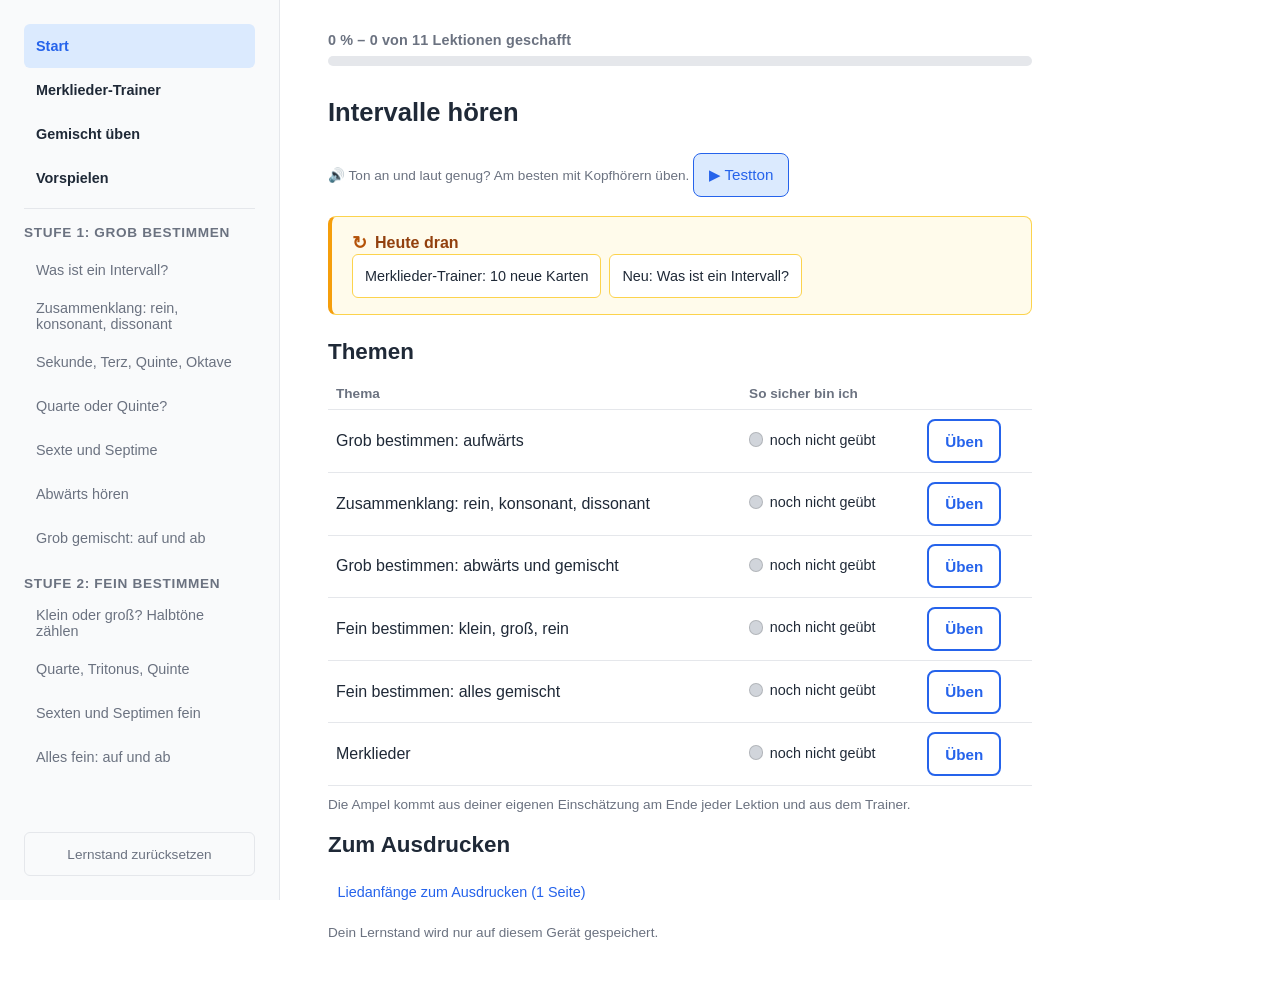
<file: index.html>
<!DOCTYPE html>
<html lang="de">
<head>
  <meta charset="UTF-8">
  <meta name="viewport" content="width=device-width, initial-scale=1.0">
  <title>Intervalle hören</title>
  <link rel="stylesheet" href="css/style.css?v=2">
</head>
<body>
  <button class="menu-toggle" id="menu-toggle" aria-label="Menü">&#9776;</button>
  <aside id="sidebar">
    <div id="nav"></div>
    <button id="reset-progress">Lernstand zurücksetzen</button>
  </aside>
  <main id="content">
    <div id="progress-section">
      <div id="progress-label"></div>
      <div id="progress-bar-container"><div id="progress-bar"></div></div>
    </div>
    <div id="lesson-container"></div>
  </main>
  <script src="js/ka-daten.js?v=2"></script>
  <script src="js/progress.js?v=1"></script>
  <script src="js/exercises.js?v=1"></script>
  <script src="js/ton.js?v=6"></script>
  <script src="js/trainer.js?v=1"></script>
  <script src="js/renderer.js?v=3"></script>
  <script src="js/cards.js?v=2"></script>
  <script src="js/lessons-intervalle.js?v=4"></script>
  <script src="js/vorspielen.js?v=1"></script>
  <script src="js/app.js?v=2"></script>
</body>
</html>
</file>
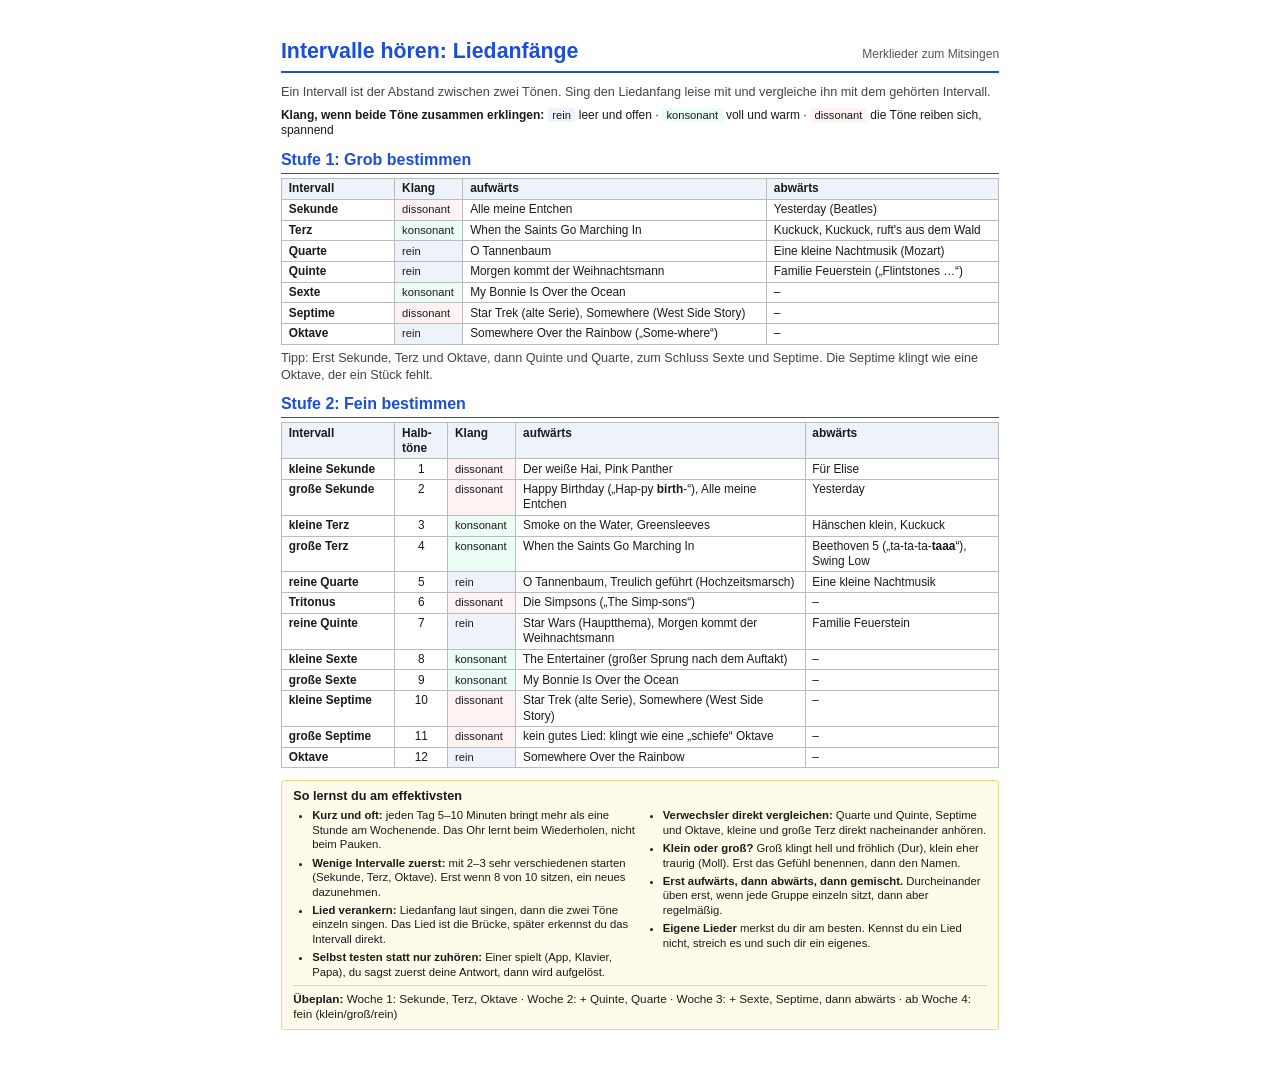
<file: pdf/liedanfaenge.html>
<!DOCTYPE html>
<html lang="de">
<head>
<meta charset="UTF-8">
<meta name="viewport" content="width=device-width, initial-scale=1.0">
<title>Liedanfänge für Intervalle</title>
<style>
  @page { size: A4; margin: 8mm 10mm; }
  * { box-sizing: border-box; }
  body { font-family: "Helvetica Neue", Arial, sans-serif; color: #1a1a1a; font-size: 10pt; line-height: 1.28; margin: 0; }
  .kopf { display: flex; justify-content: space-between; align-items: baseline; border-bottom: 2.5px solid #1d4ed8; padding-bottom: 1.5mm; margin-bottom: 3mm; }
  .kopf h1 { font-size: 16pt; color: #1d4ed8; margin: 0; }
  .kopf .meta { font-size: 9pt; color: #555; }
  h2 { font-size: 12pt; color: #1d4ed8; margin: 3mm 0 1.2mm; border-bottom: 1.2px solid #1d4ed8; padding-bottom: 0.6mm; }
  .intro { font-size: 9.5pt; color: #444; margin: 0 0 2mm; }
  table { width: 100%; border-collapse: collapse; font-size: 8.9pt; }
  th, td { border: 0.6px solid #bbb; padding: 0.6mm 1.8mm; text-align: left; vertical-align: top; }
  th { background: #eef2fb; }
  td:first-child { font-weight: bold; white-space: nowrap; width: 30mm; }
  td.ht { text-align: center; width: 14mm; font-weight: normal; }
  td.k, span.k { font-size: 8.4pt; white-space: nowrap; }
  span.k { padding: 0.2mm 1.2mm; border-radius: 2px; }
  td.k { width: 18mm; }
  .rein { background: #eef2fb; }
  .kons { background: #ecfdf5; }
  .diss { background: #fef2f2; }
  .legende { font-size: 9pt; margin: 0 0 1mm; }
  .tipps { background: #fffbeb; border: 0.6px solid #f1d58a; border-radius: 3px; padding: 2mm 3mm; margin-top: 3mm; font-size: 9.5pt; }
  .tipps ul { margin: 1mm 0 0; padding-left: 5mm; }
  .tipps ul.zwei { column-count: 2; column-gap: 7mm; font-size: 8.5pt; }
  .tipps ul.zwei li { break-inside: avoid; margin-bottom: 1mm; }
  .tipps .plan { margin: 1.5mm 0 0; font-size: 8.8pt; border-top: 0.6px solid #f1d58a; padding-top: 1.5mm; }
  .fuss { margin-top: 3mm; font-size: 7.5pt; color: #999; text-align: center; }
  @media screen { body { max-width: 210mm; margin: 0 auto; padding: 10mm; } }
</style>
</head>
<body>
<div class="kopf"><h1>Intervalle hören: Liedanfänge</h1><div class="meta">Merklieder zum Mitsingen</div></div>
<p class="intro">Ein Intervall ist der Abstand zwischen zwei Tönen. Sing den Liedanfang leise mit und vergleiche ihn mit dem gehörten Intervall.</p>

<p class="legende"><b>Klang, wenn beide Töne zusammen erklingen:</b> <span class="k rein">rein</span> leer und offen · <span class="k kons">konsonant</span> voll und warm · <span class="k diss">dissonant</span> die Töne reiben sich, spannend</p>
<h2>Stufe 1: Grob bestimmen</h2>
<table>
  <tr><th>Intervall</th><th>Klang</th><th>aufwärts</th><th>abwärts</th></tr>
  <tr><td>Sekunde</td><td class="k diss">dissonant</td><td>Alle meine Entchen</td><td>Yesterday (Beatles)</td></tr>
  <tr><td>Terz</td><td class="k kons">konsonant</td><td>When the Saints Go Marching In</td><td>Kuckuck, Kuckuck, ruft's aus dem Wald</td></tr>
  <tr><td>Quarte</td><td class="k rein">rein</td><td>O Tannenbaum</td><td>Eine kleine Nachtmusik (Mozart)</td></tr>
  <tr><td>Quinte</td><td class="k rein">rein</td><td>Morgen kommt der Weihnachtsmann</td><td>Familie Feuerstein („Flintstones …“)</td></tr>
  <tr><td>Sexte</td><td class="k kons">konsonant</td><td>My Bonnie Is Over the Ocean</td><td>–</td></tr>
  <tr><td>Septime</td><td class="k diss">dissonant</td><td>Star Trek (alte Serie), Somewhere (West Side Story)</td><td>–</td></tr>
  <tr><td>Oktave</td><td class="k rein">rein</td><td>Somewhere Over the Rainbow („Some-where“)</td><td>–</td></tr>
</table>
<p class="intro" style="margin-top:1.5mm">Tipp: Erst Sekunde, Terz und Oktave, dann Quinte und Quarte, zum Schluss Sexte und Septime. Die Septime klingt wie eine Oktave, der ein Stück fehlt.</p>

<h2>Stufe 2: Fein bestimmen</h2>
<table>
  <tr><th>Intervall</th><th class="ht">Halb&shy;töne</th><th>Klang</th><th>aufwärts</th><th>abwärts</th></tr>
  <tr><td>kleine Sekunde</td><td class="ht">1</td><td class="k diss">dissonant</td><td>Der weiße Hai, Pink Panther</td><td>Für Elise</td></tr>
  <tr><td>große Sekunde</td><td class="ht">2</td><td class="k diss">dissonant</td><td>Happy Birthday („Hap-py <b>birth</b>-“), Alle meine Entchen</td><td>Yesterday</td></tr>
  <tr><td>kleine Terz</td><td class="ht">3</td><td class="k kons">konsonant</td><td>Smoke on the Water, Greensleeves</td><td>Hänschen klein, Kuckuck</td></tr>
  <tr><td>große Terz</td><td class="ht">4</td><td class="k kons">konsonant</td><td>When the Saints Go Marching In</td><td>Beethoven 5 („ta-ta-ta-<b>taaa</b>“), Swing Low</td></tr>
  <tr><td>reine Quarte</td><td class="ht">5</td><td class="k rein">rein</td><td>O Tannenbaum, Treulich geführt (Hochzeitsmarsch)</td><td>Eine kleine Nachtmusik</td></tr>
  <tr><td>Tritonus</td><td class="ht">6</td><td class="k diss">dissonant</td><td>Die Simpsons („The Simp-sons“)</td><td>–</td></tr>
  <tr><td>reine Quinte</td><td class="ht">7</td><td class="k rein">rein</td><td>Star Wars (Hauptthema), Morgen kommt der Weihnachtsmann</td><td>Familie Feuerstein</td></tr>
  <tr><td>kleine Sexte</td><td class="ht">8</td><td class="k kons">konsonant</td><td>The Entertainer (großer Sprung nach dem Auftakt)</td><td>–</td></tr>
  <tr><td>große Sexte</td><td class="ht">9</td><td class="k kons">konsonant</td><td>My Bonnie Is Over the Ocean</td><td>–</td></tr>
  <tr><td>kleine Septime</td><td class="ht">10</td><td class="k diss">dissonant</td><td>Star Trek (alte Serie), Somewhere (West Side Story)</td><td>–</td></tr>
  <tr><td>große Septime</td><td class="ht">11</td><td class="k diss">dissonant</td><td>kein gutes Lied: klingt wie eine „schiefe“ Oktave</td><td>–</td></tr>
  <tr><td>Oktave</td><td class="ht">12</td><td class="k rein">rein</td><td>Somewhere Over the Rainbow</td><td>–</td></tr>
</table>

<div class="tipps"><strong>So lernst du am effektivsten</strong>
<ul class="zwei">
  <li><b>Kurz und oft:</b> jeden Tag 5–10 Minuten bringt mehr als eine Stunde am Wochenende. Das Ohr lernt beim Wiederholen, nicht beim Pauken.</li>
  <li><b>Wenige Intervalle zuerst:</b> mit 2–3 sehr verschiedenen starten (Sekunde, Terz, Oktave). Erst wenn 8 von 10 sitzen, ein neues dazunehmen.</li>
  <li><b>Lied verankern:</b> Liedanfang laut singen, dann die zwei Töne einzeln singen. Das Lied ist die Brücke, später erkennst du das Intervall direkt.</li>
  <li><b>Selbst testen statt nur zuhören:</b> Einer spielt (App, Klavier, Papa), du sagst zuerst deine Antwort, dann wird aufgelöst.</li>
  <li><b>Verwechsler direkt vergleichen:</b> Quarte und Quinte, Septime und Oktave, kleine und große Terz direkt nacheinander anhören.</li>
  <li><b>Klein oder groß?</b> Groß klingt hell und fröhlich (Dur), klein eher traurig (Moll). Erst das Gefühl benennen, dann den Namen.</li>
  <li><b>Erst aufwärts, dann abwärts, dann gemischt.</b> Durcheinander üben erst, wenn jede Gruppe einzeln sitzt, dann aber regelmäßig.</li>
  <li><b>Eigene Lieder</b> merkst du dir am besten. Kennst du ein Lied nicht, streich es und such dir ein eigenes.</li>
</ul>
<p class="plan"><b>Übeplan:</b> Woche 1: Sekunde, Terz, Oktave · Woche 2: + Quinte, Quarte · Woche 3: + Sexte, Septime, dann abwärts · ab Woche 4: fein (klein/groß/rein)</p></div>
</body>
</html>
</file>
<file: css/style.css>
/* === CSS-Variablen === */
:root {
  --accent: #2563EB;
  --accent-light: #DBEAFE;
  --success: #16A34A;
  --error: #DC2626;
  --text: #1F2937;
  --text-light: #6B7280;
  --bg: #FFFFFF;
  --sidebar-bg: #F9FAFB;
  --border: #E5E7EB;
  --sidebar-width: 280px;
  --signal-high: #16A34A;
  --signal-low: #9CA3AF;
  --signal-carry: #F59E0B;
  --signal-active: #2563EB;
  --tap-min: 44px; /* Mindesthöhe für alles, was man antippt (iPad) */
}

/* === Reset === */
*,
*::before,
*::after {
  box-sizing: border-box;
  margin: 0;
  padding: 0;
}

/* === Body: CSS Grid Layout === */
body {
  display: grid;
  grid-template-columns: var(--sidebar-width) 1fr;
  min-height: 100vh;
  font-family: -apple-system, BlinkMacSystemFont, "Segoe UI", Roboto,
    "Helvetica Neue", Arial, sans-serif;
  color: var(--text);
  background: var(--bg);
}

/* === Sidebar === */
#sidebar {
  display: flex;
  flex-direction: column;
  background: var(--sidebar-bg);
  border-right: 1px solid var(--border);
  padding: 1.5rem;
  position: sticky;
  top: 0;
  height: 100vh;
  overflow-y: auto;
}

#sidebar h2 {
  font-size: 1.1rem;
  color: var(--accent);
  margin-bottom: 1.25rem;
  letter-spacing: 0.02em;
}

#sidebar h3 {
  font-size: 0.85rem;
  color: var(--text-light);
  text-transform: uppercase;
  letter-spacing: 0.05em;
  margin-bottom: 0.5rem;
  margin-top: 1rem;
}

#sidebar ul {
  list-style: none;
}

#sidebar li {
  padding: 0.5rem 0.75rem;
  border-radius: 6px;
  cursor: pointer;
  font-size: 0.9rem;
  color: var(--text);
  transition: background 0.15s ease;
}

#sidebar li:hover {
  background: var(--accent-light);
}

#sidebar li.active {
  background: var(--accent-light);
  color: var(--accent);
  font-weight: 600;
}

#sidebar li.completed {
  color: var(--success);
}

#sidebar li.in-progress {
  color: var(--text);
}

#sidebar li.not-started {
  color: var(--text-light);
}

/* Reset-Button: wird durch flex + margin-top:auto nach unten gedrückt */
#reset-progress {
  margin-top: auto;
  padding: 0.6rem 1rem;
  background: none;
  border: 1px solid var(--border);
  border-radius: 6px;
  color: var(--text-light);
  font-size: 0.85rem;
  cursor: pointer;
  transition: background 0.15s ease, color 0.15s ease;
}

#reset-progress:hover {
  background: var(--error);
  color: #fff;
  border-color: var(--error);
}

/* === Hauptinhalt === */
#content {
  padding: 2rem 3rem;
  max-width: 800px;
  min-width: 0; /* Grid-Spalte darf schmaler werden als ihr Inhalt (Handy) */
}

/* === Fortschrittsbalken === */
#progress-section {
  margin-bottom: 2rem;
}

#progress-label {
  font-size: 0.9rem;
  font-weight: 600;
  color: var(--text-light);
  margin-bottom: 0.5rem;
  letter-spacing: 0.01em;
}

#progress-bar-container {
  height: 10px;
  background: #E5E7EB;
  border-radius: 5px;
  overflow: hidden;
}

#progress-bar {
  height: 100%;
  background: var(--accent);
  border-radius: 5px;
  width: 0%;
  transition: width 0.4s ease;
}

/* === Spaced Repetition: "Heute faellig"-Sektion === */
#review-due {
  margin-bottom: 2rem;
}

.review-due-card {
  border: 1px solid #FCD34D;
  background: #FFFBEB;
  border-left: 4px solid #F59E0B;
  border-radius: 8px;
  padding: 1rem 1.25rem;
}

.review-due-head {
  font-size: 1rem;
  font-weight: 700;
  color: #92400E;
  display: flex;
  align-items: center;
  gap: 0.5rem;
}

.review-due-icon {
  display: inline-block;
  font-size: 1.1rem;
  color: #B45309;
}

.review-due-hint {
  font-size: 0.85rem;
  color: var(--text-light);
  margin: 0.4rem 0 0.8rem;
}

.review-due-list {
  display: flex;
  flex-wrap: wrap;
  gap: 0.5rem;
}

.review-due-btn {
  background: var(--bg);
  border: 1px solid #FCD34D;
  border-radius: 6px;
  padding: 0.5rem 0.75rem;
  font-size: 0.9rem;
  color: var(--text);
  cursor: pointer;
  text-align: left;
  transition: background 0.15s ease, border-color 0.15s ease;
  /* Touch-freundliche Mindesthoehe */
  min-height: 44px;
}

.review-due-btn:hover {
  background: #FEF3C7;
  border-color: #F59E0B;
}

/* Sidebar-Badge an faelliger Lektion */
.review-badge {
  margin-left: 0.4rem;
  font-size: 0.85rem;
  color: #B45309;
  font-weight: 700;
}

/* === Selbst-Check nach Lektionsabschluss (Assessment-Prompt) === */
.self-check {
  margin-top: 2rem;
  padding: 1.25rem;
  border: 1px solid var(--border);
  border-left: 4px solid var(--accent);
  border-radius: 8px;
  background: var(--accent-light);
}

.self-check-head {
  font-size: 1.05rem;
  font-weight: 700;
  color: var(--text);
}

.self-check-hint {
  font-size: 0.85rem;
  color: var(--text-light);
  margin: 0.4rem 0 1rem;
}

.self-check-btns {
  display: flex;
  flex-wrap: wrap;
  gap: 0.6rem;
}

.self-check-btn {
  flex: 1 1 140px;
  display: flex;
  flex-direction: column;
  align-items: center;
  gap: 0.15rem;
  padding: 0.7rem 0.5rem;
  border: 2px solid var(--border);
  border-radius: 8px;
  background: var(--bg);
  cursor: pointer;
  transition: border-color 0.15s ease, background 0.15s ease, transform 0.05s ease;
  /* Touch-freundlich */
  min-height: 56px;
}

.self-check-btn:hover { transform: translateY(-1px); }
.self-check-btn:active { transform: translateY(0); }

.sc-label { font-weight: 700; font-size: 0.95rem; color: var(--text); }
.sc-sub { font-size: 0.75rem; color: var(--text-light); }

.self-check-low:hover { border-color: #DC2626; background: #FEF2F2; }
.self-check-medium:hover { border-color: #F59E0B; background: #FFFBEB; }
.self-check-high:hover { border-color: var(--success); background: #F0FDF4; }

.self-check-done {
  font-size: 0.95rem;
  font-weight: 600;
  color: var(--success);
}

/* === Übungs-Header (Übung X von Y) === */
.exercise-header {
  font-size: 0.9rem;
  font-weight: 600;
  color: var(--text-light);
  margin-top: 2rem;
  margin-bottom: 0.75rem;
  padding-bottom: 0.5rem;
  border-bottom: 1px solid var(--border);
  letter-spacing: 0.02em;
  transition: color 0.3s ease;
}

.exercise-header:first-of-type {
  margin-top: 0.5rem;
}

.exercise-header.completed {
  color: var(--success);
}

.exercise-header.completed::after {
  content: ' ✓';
  font-weight: 700;
}

/* === Typografie === */
h1 {
  font-size: 1.8rem;
  margin-bottom: 1rem;
  color: var(--text);
}

h2 {
  font-size: 1.4rem;
  margin-bottom: 0.75rem;
  color: var(--text);
}

h3 {
  font-size: 1.1rem;
  margin-bottom: 0.5rem;
  color: var(--text);
}

p {
  line-height: 1.6;
  margin-bottom: 1rem;
  color: var(--text);
}

/* === Phase Tabs === */
.phase-tabs {
  display: flex;
  gap: 0;
  border-bottom: 2px solid var(--border);
  margin-bottom: 1.5rem;
}

.phase-tab {
  padding: 0.75rem 1.5rem;
  border: none;
  background: none;
  cursor: pointer;
  font-size: 0.95rem;
  color: var(--text-light);
  border-bottom: 2px solid transparent;
  margin-bottom: -2px;
  transition: all 0.2s;
}

.phase-tab:hover {
  color: var(--text);
}

.phase-tab.active {
  color: var(--accent);
  border-bottom-color: var(--accent);
  font-weight: 600;
}

/* === Phasen === */
.phase {
  display: none;
  animation: fadeIn 0.3s ease;
}

.phase.active {
  display: block;
}

@keyframes fadeIn {
  from { opacity: 0; transform: translateY(5px); }
  to { opacity: 1; transform: translateY(0); }
}

/* === Beispiel-Schritte === */
.example-step {
  background: var(--sidebar-bg);
  border: 1px solid var(--border);
  border-radius: 8px;
  margin-bottom: 0.75rem;
  overflow: hidden;
}

.example-step summary {
  padding: 0.75rem 1rem;
  cursor: pointer;
  font-weight: 600;
  color: var(--text);
  list-style: none;
}

.example-step summary::before {
  content: '▶ ';
  font-size: 0.7rem;
  margin-right: 0.5rem;
  transition: transform 0.2s;
  display: inline-block;
}

.example-step[open] summary::before {
  transform: rotate(90deg);
}

.step-content {
  padding: 0.75rem 1rem;
  border-top: 1px solid var(--border);
}

/* === Lektion Titel === */
#lesson-container h1 {
  margin-bottom: 1.5rem;
  font-size: 1.6rem;
}

/* === Uebungen allgemein === */
.exercise-question {
  font-weight: 600;
  margin-bottom: 1rem;
  font-size: 1.05rem;
}

.exercise-feedback {
  margin-top: 1rem;
  padding: 0.75rem 1rem;
  border-radius: 8px;
  font-size: 0.9rem;
}

.exercise-feedback.correct {
  background: #DCFCE7;
  color: #166534;
  border: 1px solid #BBF7D0;
}

.exercise-feedback.incorrect {
  background: #FEF2F2;
  color: #991B1B;
  border: 1px solid #FECACA;
}

/* === Multiple Choice === */
.mc-options {
  display: flex;
  flex-direction: column;
  gap: 0.5rem;
}

.mc-option {
  padding: 0.75rem 1rem;
  border: 2px solid var(--border);
  border-radius: 8px;
  background: white;
  cursor: pointer;
  text-align: left;
  font-size: 0.95rem;
  transition: all 0.2s;
}

.mc-option:hover:not(:disabled) {
  border-color: var(--accent);
  background: var(--accent-light);
}

.mc-option.correct {
  border-color: var(--success);
  background: #DCFCE7;
  color: #166534;
}

.mc-option.incorrect {
  border-color: var(--error);
  background: #FEF2F2;
  color: #991B1B;
}

.mc-option:disabled {
  cursor: not-allowed;
  opacity: 0.7;
}

.exercise-check-btn {
  margin-top: 1rem;
  padding: 0.6rem 1.5rem;
  background: var(--accent);
  color: white;
  border: none;
  border-radius: 6px;
  cursor: pointer;
  font-size: 0.95rem;
  transition: background 0.2s;
}

.exercise-check-btn:hover {
  background: #1D4ED8;
}

.exercise-check-btn:disabled {
  background: var(--text-light);
  cursor: not-allowed;
}

/* === Zuordnung === */
.matching-area {
  display: grid;
  grid-template-columns: 1fr 1fr;
  gap: 2rem;
  margin: 1rem 0;
}

.match-item {
  padding: 0.75rem 1rem;
  border: 2px solid var(--border);
  border-radius: 8px;
  cursor: pointer;
  text-align: center;
  margin-bottom: 0.5rem;
  transition: all 0.2s;
  user-select: none;
}

.match-item:hover {
  border-color: var(--accent);
}

.match-item.selected {
  border-color: var(--accent);
  background: var(--accent-light);
  box-shadow: 0 0 0 2px var(--accent-light);
}

.match-item.matched {
  opacity: 0.9;
  color: white;
  font-weight: 600;
}

/* === Responsive: Tablet (< 1024px) === */
@media (max-width: 1024px) {
  body {
    grid-template-columns: 1fr;
  }

  #sidebar {
    position: fixed;
    /* Feste Breite noetig, weil die Grid-Spalte hier wegfaellt. Verstecken per
       transform: translateX(-100%) verdeckt IMMER exakt die eigene Breite -
       robuster als ein fester left-Wert (sonst lugt die Sidebar ueber den Inhalt). */
    width: var(--sidebar-width);
    left: 0;
    top: 0;
    z-index: 100;
    transform: translateX(-100%);
    transition: transform 0.3s;
    box-shadow: none;
  }

  #sidebar.open {
    transform: translateX(0);
    box-shadow: 2px 0 10px rgba(0,0,0,0.1);
  }

  #content {
    padding: 1rem 1.5rem;
  }

  /* Fortschritts-Label nicht unter den fixen Hamburger schieben */
  #progress-label {
    padding-left: 52px;
    min-height: 32px;
  }

  /* Hamburger Button */
  .menu-toggle {
    display: block;
  }
}

@media (min-width: 1025px) {
  .menu-toggle {
    display: none;
  }
}

.menu-toggle {
  position: fixed;
  top: 1rem;
  left: 1rem;
  z-index: 101;
  background: var(--accent);
  color: white;
  border: none;
  border-radius: 6px;
  width: 44px;
  height: 44px;
  font-size: 1.2rem;
  cursor: pointer;
  /* display wird allein ueber die Media-Queries gesteuert (<=1024 block, >=1025 none).
     Kein display hier, sonst ueberschreibt diese spaeter stehende Regel die Query. */
}

.tip-box {
  background: #EFF6FF;
  border-left: 4px solid var(--accent);
  border-radius: 0 8px 8px 0;
  padding: 1rem 1.25rem;
  margin: 1.25rem 0;
}

.tip-box strong {
  color: var(--accent);
}

.warning-box {
  background: #FEF3C7;
  border-left: 4px solid #F59E0B;
  border-radius: 0 8px 8px 0;
  padding: 1rem 1.25rem;
  margin: 1.25rem 0;
}

.warning-box strong {
  color: #92400E;
}

.analogy-box {
  background: linear-gradient(135deg, #F0FDF4, #DCFCE7);
  border: 1px solid #BBF7D0;
  border-radius: 12px;
  padding: 1.25rem 1.5rem;
  margin: 1.25rem 0;
}

.analogy-box::before {
  content: '💡';
  font-size: 1.3rem;
  margin-right: 0.5rem;
}

/* === Ordering Exercise (Reihenfolge sortieren) === */
.exercise-ordering .ordering-list {
  list-style: none;
  padding: 0;
  margin: 1rem 0;
  counter-reset: ordering-counter;
}

.exercise-ordering .ordering-item {
  counter-increment: ordering-counter;
  display: flex;
  align-items: center;
  justify-content: space-between;
  padding: 0.75rem 1rem;
  border: 2px solid var(--border);
  border-radius: 8px;
  margin-bottom: 0.5rem;
  background: white;
  gap: 1rem;
  transition: border-color 0.15s, background 0.15s;
}

.exercise-ordering .ordering-item::before {
  content: counter(ordering-counter) ".";
  font-weight: 600;
  color: var(--text-light);
  min-width: 1.5rem;
  flex-shrink: 0;
}

.exercise-ordering .ordering-item:hover {
  border-color: var(--accent);
  background: var(--accent-light);
}

.exercise-ordering .ordering-text {
  flex: 1;
  font-size: 0.95rem;
  line-height: 1.4;
}

.exercise-ordering .ordering-buttons {
  display: flex;
  gap: 0.25rem;
  flex-shrink: 0;
}

.exercise-ordering .ordering-btn {
  width: 44px;
  height: 44px;
  border: 1px solid var(--border);
  border-radius: 6px;
  background: var(--sidebar-bg);
  cursor: pointer;
  font-size: 1.2rem;
  font-weight: bold;
  color: var(--text);
  transition: all 0.15s;
  display: inline-flex;
  align-items: center;
  justify-content: center;
}

.exercise-ordering .ordering-btn:hover:not(:disabled) {
  background: var(--accent);
  border-color: var(--accent);
  color: white;
}

.exercise-ordering .ordering-btn:disabled {
  opacity: 0.3;
  cursor: not-allowed;
}

/* Print-Stylesheet (für späteren AB-Export) */
@media print {
  .phase-tabs,
#sidebar,
#progress-section,
.menu-toggle {
    display: none !important;
  }
  .phase {
    display: block !important;
    page-break-before: always;
  }
  
}

/* =====================================================================
   Ergänzungen für Übungstypen und Boxen
   ===================================================================== */

/* why-context (amber) -- Motivation/Praxisbezug */
.why-context {
  background: #FFF1F2;
  border-left: 4px solid #FECDD3;
  padding: 0.85rem 1rem;
  border-radius: 8px;
  margin: 1rem 0;
}

/* Intro-Text ueber den Uebungen */
.exercises-intro {
  background: var(--accent-light);
  border-radius: 8px;
  padding: 0.85rem 1rem;
  margin-bottom: 1.25rem;
  font-size: 0.95rem;
}

/* neutrales Feedback (z.B. Loesung gezeigt) */
.exercise-feedback.neutral {
  background: #F3F4F6;
  color: #374151;
  border: 1px solid #E5E7EB;
}

/* "Loesung zeigen"-Button: dezent,
sekundaer */
.exercise-solve-btn {
  margin-top: 1rem;
  margin-left: 0.5rem;
  padding: 0.6rem 1.2rem;
  background: #fff;
  color: var(--accent);
  border: 1px solid var(--accent);
  border-radius: 6px;
  cursor: pointer;
  font-size: 0.95rem;
}
.exercise-solve-btn:hover { background: var(--accent-light); }

/* ---------------- Fill-in-blank (Lueckentext) ---------------- */
.exercise-fill .fill-text {
  font-size: 1.05rem;
  line-height: 2.4;
}
.fill-input {
  display: inline-block;
  min-width: 90px;
  padding: 0.3rem 0.5rem;
  margin: 0 2px;
  border: 2px solid var(--border);
  border-radius: 6px;
  font-size: 1rem;
  font-family: inherit;
  background: #fff;
}
.fill-input:focus { outline: none; border-color: var(--accent); }
.fill-input.correct { border-color: var(--success); background: #DCFCE7; }
.fill-input.incorrect { border-color: var(--error); background: #FEF2F2; }
.fill-input.revealed { border-color: #F59E0B; background: #FFFBEB; }
.fill-btn-row { display: flex; flex-wrap: wrap; gap: 0; align-items: center; }
.vocab-card {
  background: var(--sidebar-bg);
  border: 1px solid var(--border);
  border-radius: 12px;
  padding: 1.5rem;
  text-align: center;
}
.vocab-prompt {
  font-size: 1.5rem;
  font-weight: 600;
  color: var(--text);
  margin-bottom: 0.5rem;
}
.vocab-hint {
  font-size: 0.9rem;
  color: var(--text-light);
  margin-bottom: 1rem;
}
.vocab-input {
  width: 100%;
  max-width: 320px;
  padding: 0.7rem 0.9rem;
  font-size: 1.1rem;
  text-align: center;
  border: 2px solid var(--border);
  border-radius: 8px;
  font-family: inherit;
  margin: 0.5rem 0 1rem;
}
.vocab-input:focus { outline: none; border-color: var(--accent); }
.vocab-input.correct { border-color: var(--success); background: #DCFCE7; }
.vocab-input.incorrect { border-color: var(--error); background: #FEF2F2; }
.vocab-card .exercise-check-btn { margin-top: 0.25rem; min-height: 44px; }
.vocab-next { background: var(--success); }
.vocab-next:hover { background: #15803D; }
.vocab-done { font-size: 1.05rem; line-height: 1.6; }

/* ---------------- Listening ---------------- */
.listening-controls { display: flex; gap: 0.75rem; flex-wrap: wrap; margin: 0.5rem 0 1rem; }
.listening-play-btn,
.listening-slow-btn {
  padding: 0.7rem 1.4rem;
  min-height: 44px;
  border: none;
  border-radius: 8px;
  font-size: 1rem;
  cursor: pointer;
}
.listening-play-btn { background: var(--accent); color: #fff; }
.listening-play-btn:hover { background: #1D4ED8; }
.listening-slow-btn { background: var(--accent-light); color: var(--accent); }
.listening-slow-btn:hover { background: #BFDBFE; }
.listening-question { margin-top: 0.5rem; }
.listening-transcript {
  margin-top: 1rem;
  background: var(--sidebar-bg);
  border: 1px solid var(--border);
  border-radius: 8px;
  padding: 0.5rem 1rem;
}
.listening-transcript summary { cursor: pointer; color: var(--text-light); font-size: 0.9rem; }
.listening-transcript-text { margin-top: 0.5rem; font-style: italic; line-height: 1.6; }

/* ---------------- Free-text (Schreibaufgabe) ---------------- */
.freetext-area {
  width: 100%;
  padding: 0.8rem;
  border: 2px solid var(--border);
  border-radius: 8px;
  font-size: 1rem;
  font-family: inherit;
  line-height: 1.6;
  resize: vertical;
  margin-top: 0.5rem;
}
.freetext-area:focus { outline: none; border-color: var(--accent); }
.freetext-counter { font-size: 0.8rem; color: var(--text-light); margin: 0.3rem 0 0.5rem; }
.freetext-model {
  margin-top: 1rem;
  background: #F0FDF4;
  border: 1px solid #BBF7D0;
  border-radius: 8px;
  padding: 1rem;
}
.freetext-model-head { font-weight: 600; margin-bottom: 0.5rem; }
.freetext-model-text { line-height: 1.7; }
.freetext-model-hint { margin-top: 0.75rem; font-size: 0.88rem; color: var(--text-light); }
.freetext-selfcheck { margin-top: 1rem; }
.freetext-sc-head { font-weight: 600; margin-bottom: 0.5rem; }
.freetext-sc-btns { display: flex; gap: 0.6rem; flex-wrap: wrap; }
.freetext-sc-btn {
  padding: 0.6rem 1rem;
  min-height: 44px;
  border: 1px solid var(--border);
  border-radius: 8px;
  background: #fff;
  cursor: pointer;
  font-size: 0.95rem;
}
.freetext-sc-btn:hover { background: var(--sidebar-bg); }

/* PDF-Lernpaket-Links in der Sidebar */
#pdf-paket { margin-top: 1.5rem; padding-top: 1rem; border-top: 1px solid var(--border); }
#pdf-paket h3 { font-size: 0.95rem; color: var(--text); margin-bottom: 0.5rem; }
.pdf-links { list-style: none; padding: 0; margin: 0; }
.pdf-links li { margin: 0; }
.pdf-links a {
  display: block;
  padding: 0.55rem 0.6rem;
  color: var(--accent);
  text-decoration: none;
  font-size: 0.9rem;
  border-radius: 6px;
  min-height: 40px;
}
.pdf-links a:hover { background: var(--accent-light); }

/* =====================================================================
   KA-Vorlage (Lernpaket-Audit 11/2026)
   ===================================================================== */

/* Alles, was man antippt, mindestens 44 px hoch */
.mc-option, .match-item, .phase-tab, .exercise-check-btn, .exercise-solve-btn,
.fill-input, .vocab-input, #sidebar li, .ordering-btn, .self-check-btn,
.review-due-btn, .freetext-sc-btn, .listening-play-btn, .listening-slow-btn,
.topic-go, .trainer-speak, #reset-progress, .menu-toggle, summary, .pdf-links a {
  min-height: var(--tap-min);
}
.ordering-btn, .menu-toggle { min-width: var(--tap-min); }
summary { display: flex; align-items: center; }

/* Seitenleiste: Startseite + Trainer oben */
#nav h3 { margin-top: 1rem; }
.nav-top { border-bottom: 1px solid var(--border); padding-bottom: 0.5rem; margin-bottom: 0.25rem; }
.nav-top li { font-weight: 600; }
#sidebar li { display: flex; align-items: center; }

/* Startseite */
.start-date { font-size: 1.05rem; margin: 0.25rem 0 1.25rem; line-height: 1.6; }
.start-left { color: var(--accent); font-weight: 700; }
.start-small { font-size: 0.85rem; color: var(--text-light); margin: 0.5rem 0 1rem; }
#lesson-container > .review-due-card { margin-bottom: 1.5rem; }
.start-pending { border: 2px solid var(--accent); border-radius: 10px; padding: 0.75rem 1rem; margin-bottom: 1rem; }
.start-pending .self-check { margin-top: 0.5rem; border: none; padding: 0; background: none; }

.topic-table { width: 100%; border-collapse: collapse; margin: 0.5rem 0; }
.topic-table th, .topic-table td { text-align: left; padding: 0.55rem 0.5rem; border-bottom: 1px solid var(--border); vertical-align: middle; }
.topic-table th { font-size: 0.85rem; color: var(--text-light); font-weight: 600; }
.topic-go {
  padding: 0.4rem 1rem; border: 2px solid var(--accent); background: white; color: var(--accent);
  border-radius: 8px; font-weight: 600; cursor: pointer; font-size: 0.95rem;
}
.topic-go:hover { background: var(--accent-light); }

/* Ampel: Farbe UND Text, damit es auch ohne Farbsehen klar ist */
.ampel { display: inline-flex; align-items: center; gap: 0.4rem; font-size: 0.9rem; white-space: nowrap; }
.ampel-dot { width: 0.9rem; height: 0.9rem; border-radius: 50%; flex: none; border: 1px solid rgba(0,0,0,0.15); }
.ampel-none .ampel-dot { background: #D1D5DB; }
.ampel-low .ampel-dot { background: var(--error); }
.ampel-medium .ampel-dot { background: #F59E0B; }
.ampel-high .ampel-dot { background: var(--success); }
.ampel-partial .ampel-dot { background: linear-gradient(90deg, #F59E0B 50%, #D1D5DB 50%); }
.pdf-links a { display: flex; align-items: center; }
/* 6: Menü-Knopf (fixed, oben links) überdeckt sonst den ersten Eintrag der Seitenleiste */
@media (max-width: 1024px) { #sidebar { padding-top: 4.5rem; } }

/* Gemischt üben */
.mixed-go { margin: 0.25rem 0 1.25rem; }

/* Trainer */
.trainer-stats { display: flex; flex-wrap: wrap; gap: 0.5rem 1rem; font-size: 0.9rem; color: var(--text-light); margin: 0.25rem 0 1rem; }
.trainer-intro p { margin-bottom: 0.75rem; }
.trainer-small { font-size: 0.85rem; color: var(--text-light); }
.trainer-done-text { font-size: 1.1rem; color: var(--success); font-weight: 600; }
.vocab-progress { font-size: 0.85rem; color: var(--text-light); margin-bottom: 0.5rem; }
.trainer-back { font-size: 1.15rem; font-weight: 600; margin: 0.75rem 0; padding: 0.75rem 1rem; background: var(--accent-light); border-radius: 8px; }
.trainer-example { font-style: italic; color: var(--text-light); margin: 0.5rem 0; }
.trainer-speak {
  display: inline-flex; align-items: center; padding: 0.4rem 0.9rem; margin: 0.25rem 0.5rem 0.5rem 0;
  border: 1px solid var(--border); background: white; border-radius: 8px; cursor: pointer; font-size: 0.95rem;
}
.vocab-card .exercise-check-btn { margin-right: 0.5rem; }

/* Zahl tippen */
.number-row { display: flex; align-items: center; gap: 0.5rem; margin: 0.5rem 0; }
.number-input { width: 9rem; font-size: 1.05rem; }
.number-unit { font-weight: 600; }
.number-solution { margin: 0.5rem 0; padding: 0.5rem 0.75rem; background: white; border-radius: 6px; line-height: 1.7; }

@media (max-width: 600px) {
  #content { padding: 1rem; }
  .topic-table th:nth-child(2), .topic-table td:nth-child(2) { display: none; }
  .topic-table th, .topic-table td { padding: 0.5rem 0.3rem; }
  .ampel { white-space: normal; }
}

/* Wort- und Info-Tabellen in Erklärungen */
.info-table { width: 100%; border-collapse: collapse; margin: 0.75rem 0; font-size: 0.95rem; }
.info-table th, .info-table td { border: 1px solid var(--border); padding: 0.55rem 0.7rem; text-align: left; vertical-align: top; line-height: 1.4; }
.info-table th { background: var(--accent-light); }
.info-table tr:nth-child(even) td { background: #F9FAFB; }
.info-table td:first-child { font-weight: 600; width: 40%; overflow-wrap: anywhere; }

/* ---------------- Intervalle hören ---------------- */
.play-btn {
  min-height: var(--tap-min);
  padding: 0.4rem 0.9rem;
  margin: 0.15rem 0.25rem 0.15rem 0;
  border: 1px solid var(--accent);
  border-radius: 8px;
  background: var(--accent-light);
  color: var(--accent);
  font-size: 0.95rem;
  cursor: pointer;
  white-space: nowrap;
}
.play-btn:active { background: var(--accent); color: #fff; }
.klaviatur { display: block; width: 100%; max-width: 560px; margin: 0.75rem 0 1.25rem; touch-action: manipulation; }
.klaviatur .key { cursor: pointer; }
.klaviatur .key:active rect { opacity: 0.6; }
.ear-status { color: var(--text-light); margin: 0.25rem 0 0.5rem; }
.ear-options .mc-option { text-align: center; }
.exercise-ear .exercise-feedback p { margin: 0.25rem 0; }
.ear-compare { font-size: 0.95rem; }
.ear-result { margin-top: 1rem; padding: 0.75rem 1rem; border-radius: 8px; line-height: 1.8; }
.ear-result.ok { background: #ecfdf5; border: 1px solid #10b981; }
.ear-result.retry { background: #fffbeb; border: 1px solid #f59e0b; }
.ear-result button { margin-top: 0.5rem; }
.ear-options { display: grid; grid-template-columns: repeat(auto-fill, minmax(150px, 1fr)); gap: 0.5rem; }
.phase ol { padding-left: 1.6rem; }

/* ---------------- Vorspielen ---------------- */
.vs-title { font-size: 1.1rem; margin: 1.25rem 0 0.5rem; }
.vs-grid { display: grid; grid-template-columns: repeat(auto-fill, minmax(130px, 1fr)); gap: 0.5rem; }
.vs-grid .mc-option { text-align: center; min-height: 44px; }
.vs-grid .mc-option.vs-sel { background: var(--accent); color: #fff; border-color: var(--accent); }
</file>
